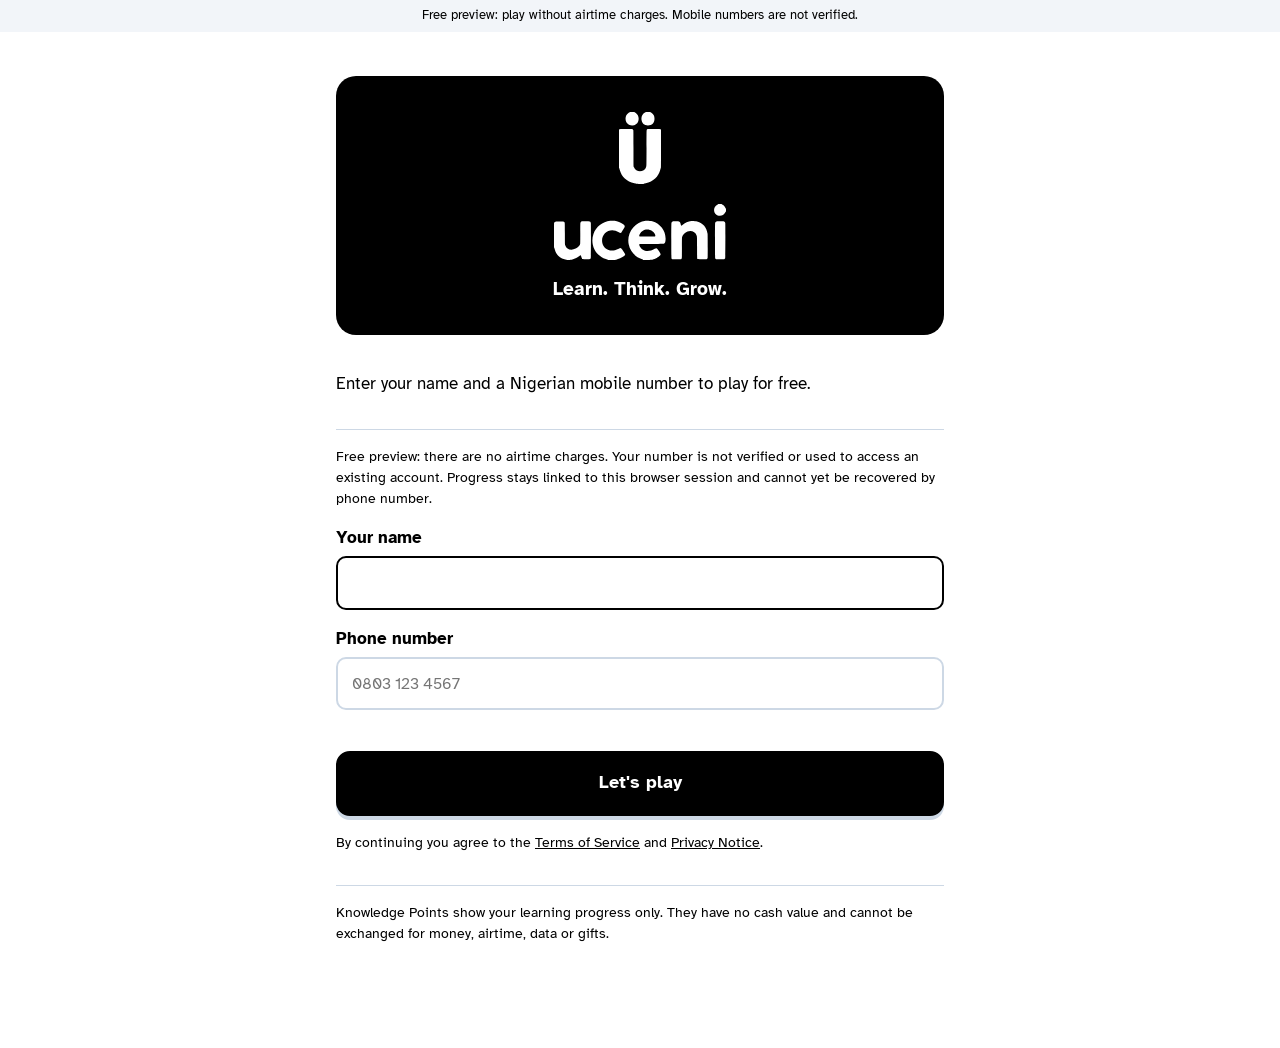
<file: index.html>
<!DOCTYPE html>
<html lang="en">
<head>
<meta charset="utf-8">
<meta name="viewport" content="width=device-width, initial-scale=1, viewport-fit=cover">
<title>Uceni Games | The Gamified Learning Experience</title>
<meta name="description" content="The Gamified Learning Experience: daily learning quests, badges, avatars, subject mastery, friendly quiz challenges and free educational trivia.">
<meta name="theme-color" content="#132554">
<meta name="apple-mobile-web-app-capable" content="yes">
<meta name="apple-mobile-web-app-status-bar-style" content="default">
<meta name="apple-mobile-web-app-title" content="Uceni Games">
<meta name="mobile-web-app-capable" content="yes">
<meta name="color-scheme" content="light dark">
<link rel="icon" href="/favicon.svg" type="image/svg+xml">
<link rel="manifest" href="/manifest.webmanifest">
<link rel="preconnect" href="https://fonts.googleapis.com">
<link rel="preconnect" href="https://fonts.gstatic.com" crossorigin>
<link href="https://fonts.googleapis.com/css2?family=Atkinson+Hyperlegible:wght@400;700&display=swap" rel="stylesheet">
<link rel="stylesheet" href="/css/app.css">
</head>
<body>
<div class="banner" id="banner" hidden role="note">Free preview: play without airtime charges. Mobile numbers are not verified.</div>
<header class="topbar" id="topbar" hidden>
  <button class="back" id="backbtn" data-act="back" aria-label="Back" hidden><svg viewBox="0 0 24 24" aria-hidden="true" fill="none" stroke="currentColor" stroke-width="2.5" stroke-linecap="round" stroke-linejoin="round"><path d="M15 5l-7 7 7 7"/></svg></button>
  <img class="logo-dark" src="/assets/uceni-wordmark.svg" alt="uceni">
  <img class="logo-light" src="/assets/uceni-wordmark-white.svg" alt="uceni">
  <span id="toponline"></span>
</header>
<div id="connection-notice" class="connection-notice" role="status" aria-live="polite" hidden>You're offline. Reconnect to play or save progress.</div>
<main class="wrap" id="app" tabindex="-1"><div class="loading">Loading</div></main>
<nav class="tabs" id="tabs" hidden aria-label="Main">
  <div class="in">
    <button data-go="home">Play</button>
    <button data-go="progress">Progress</button>
    <button data-go="board">Board</button>
    <button data-go="account">Account</button>
  </div>
</nav>
<script src="/js/config.js"></script>
<script src="/js/badge-share.js"></script>
<script src="/js/app.js"></script>
</body>
</html>
</file>
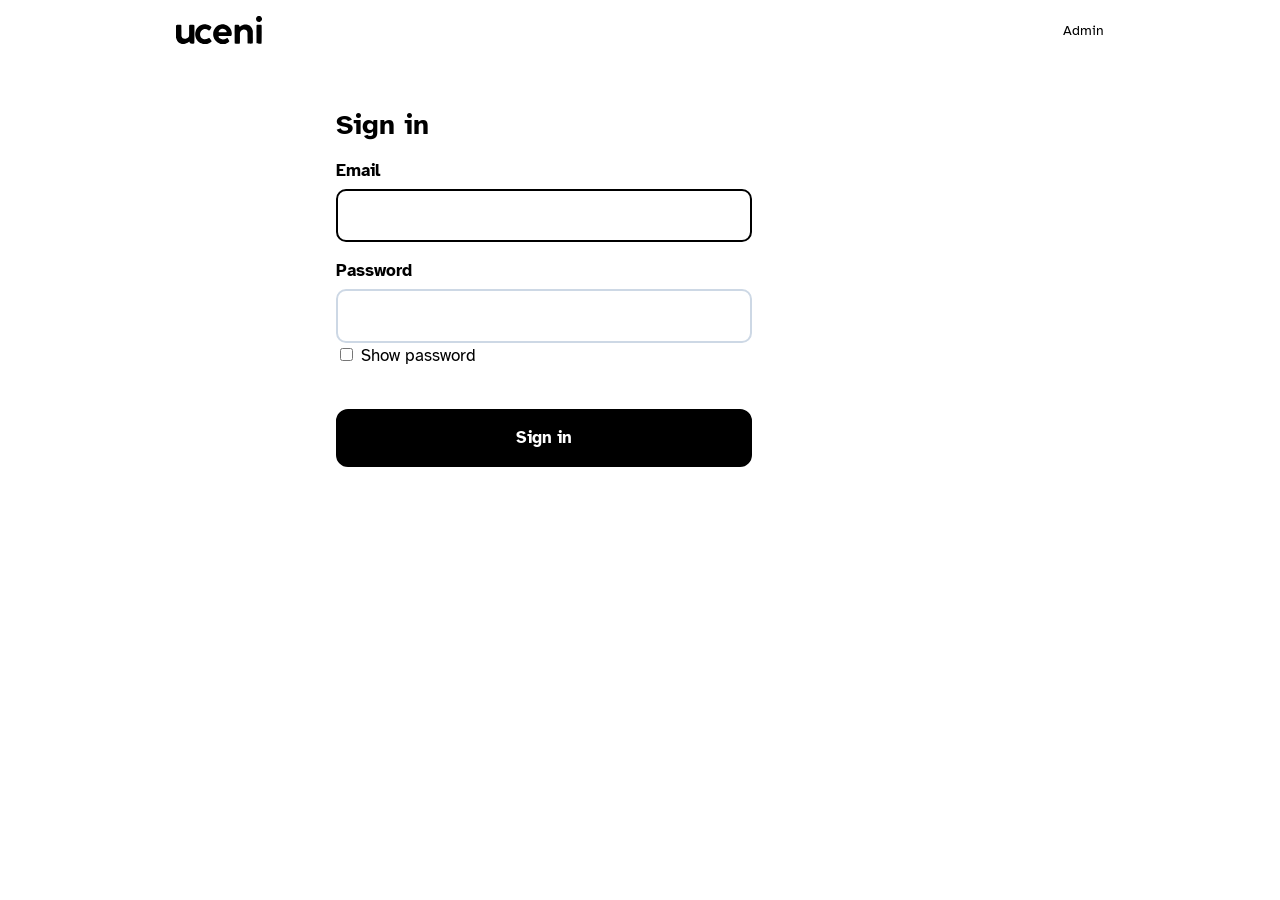
<file: admin/index.html>
<!DOCTYPE html>
<html lang="en">
<head>
<meta charset="utf-8">
<meta name="viewport" content="width=device-width, initial-scale=1, viewport-fit=cover">
<meta name="robots" content="noindex, nofollow">
<title>Uceni Admin</title>
<link rel="icon" href="/favicon.svg" type="image/svg+xml">
<link rel="preconnect" href="https://fonts.googleapis.com">
<link rel="preconnect" href="https://fonts.gstatic.com" crossorigin>
<link href="https://fonts.googleapis.com/css2?family=Atkinson+Hyperlegible:wght@400;700&display=swap" rel="stylesheet">
<link rel="stylesheet" href="/css/app.css">
<style>
  .wrap{max-width:64rem;padding-bottom:4rem}
  .topbar{max-width:64rem}
  .adnav{display:flex;flex-wrap:wrap;gap:.25rem 1.25rem;border-bottom:1px solid var(--line);margin:1rem 0 1.5rem}
  .adnav button{background:none;border:0;padding:.7rem 0;cursor:pointer;border-bottom:3px solid transparent}
  .adnav button[aria-current="page"]{font-weight:700;border-bottom-color:var(--ink)}
  .cards{display:grid;grid-template-columns:repeat(auto-fit,minmax(11rem,1fr));gap:1rem;margin:1rem 0}
  .card{border:1px solid var(--line);border-radius:12px;padding:1rem}
  .card b{display:block;font-size:1.7rem;line-height:1.1}
  .tbl{overflow-x:auto;margin:.75rem 0 1.5rem}
  table{border-collapse:collapse;width:100%;font-size:.95rem}
  th,td{border-bottom:1px solid var(--line);padding:.55rem .5rem;text-align:left;vertical-align:top}
  th{font-weight:700;white-space:nowrap}
  td.n,th.n{text-align:right}
  .filters{display:flex;flex-wrap:wrap;gap:.6rem;align-items:end;margin-bottom:1rem}
  .filters select,.filters input{padding:.6rem .7rem;border:2px solid var(--line);border-radius:10px;background:var(--paper)}
  .btn.sm{display:inline-block;width:auto;padding:.5rem .9rem;font-size:.9rem;border-radius:10px}
  .qitem{border:1px solid var(--line);border-radius:12px;padding:1rem;margin-bottom:.75rem}
  .qitem .meta{display:flex;flex-wrap:wrap;gap:.5rem 1rem;font-size:.85rem;margin-bottom:.35rem}
  .qitem ol{margin:.5rem 0;padding-left:1.4rem}
  .qitem .ok{font-weight:700;color:var(--good)}
  .pill{display:inline-block;border:1px solid var(--ink);border-radius:999px;padding:0 .55rem;font-size:.8rem}
  .actions{display:flex;flex-wrap:wrap;gap:.5rem;margin-top:.6rem}
  .grid2{display:grid;grid-template-columns:1fr 1fr;gap:.75rem}
  @media (max-width:40rem){.grid2{grid-template-columns:1fr}}
  select.field-sel{width:100%;padding:.8rem .9rem;border:2px solid var(--line);border-radius:10px;background:var(--paper)}
</style>
</head>
<body>
<header class="topbar">
  <img class="logo-dark" src="/assets/uceni-wordmark.svg" alt="uceni">
  <img class="logo-light" src="/assets/uceni-wordmark-white.svg" alt="uceni">
  <span class="small">Admin</span>
</header>
<main class="wrap" id="app"><div class="loading">Loading</div></main>
<script src="/js/config.js"></script>
<script src="/admin/admin.js"></script>
</body>
</html>
</file>
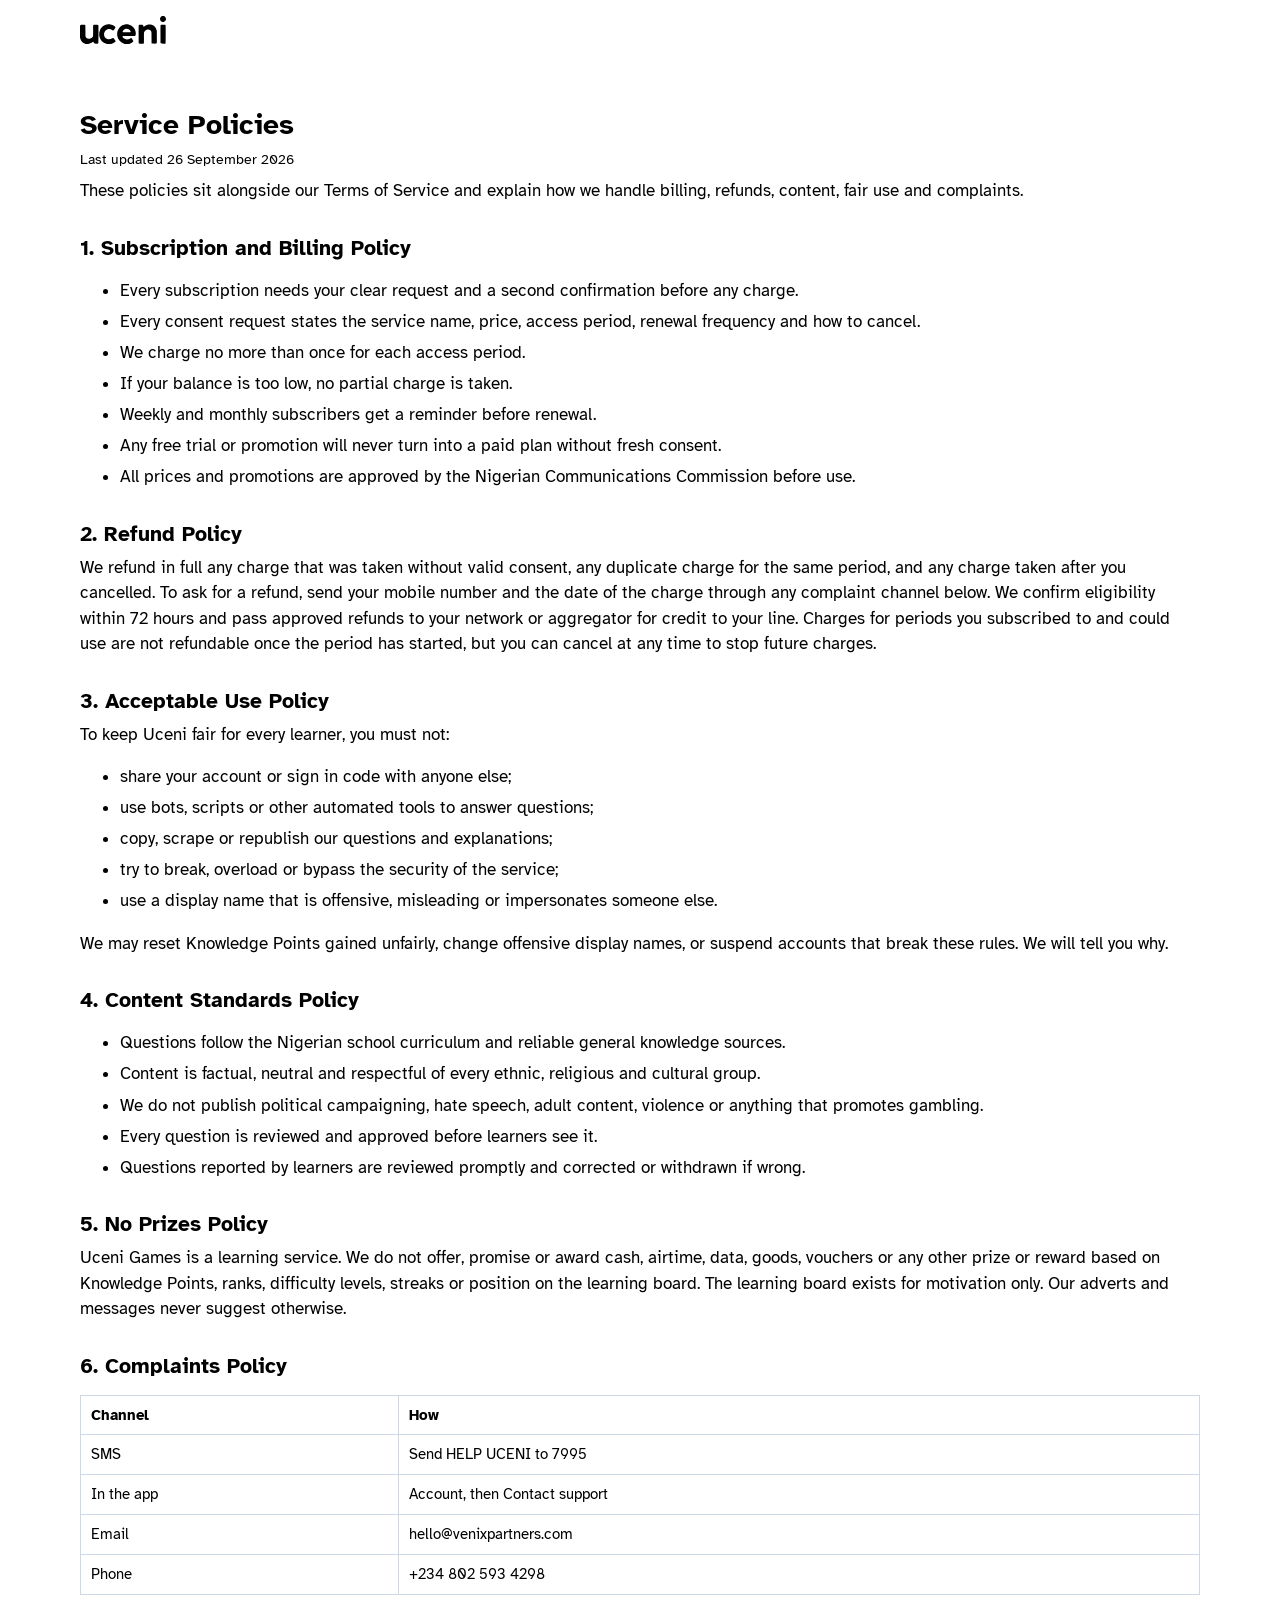
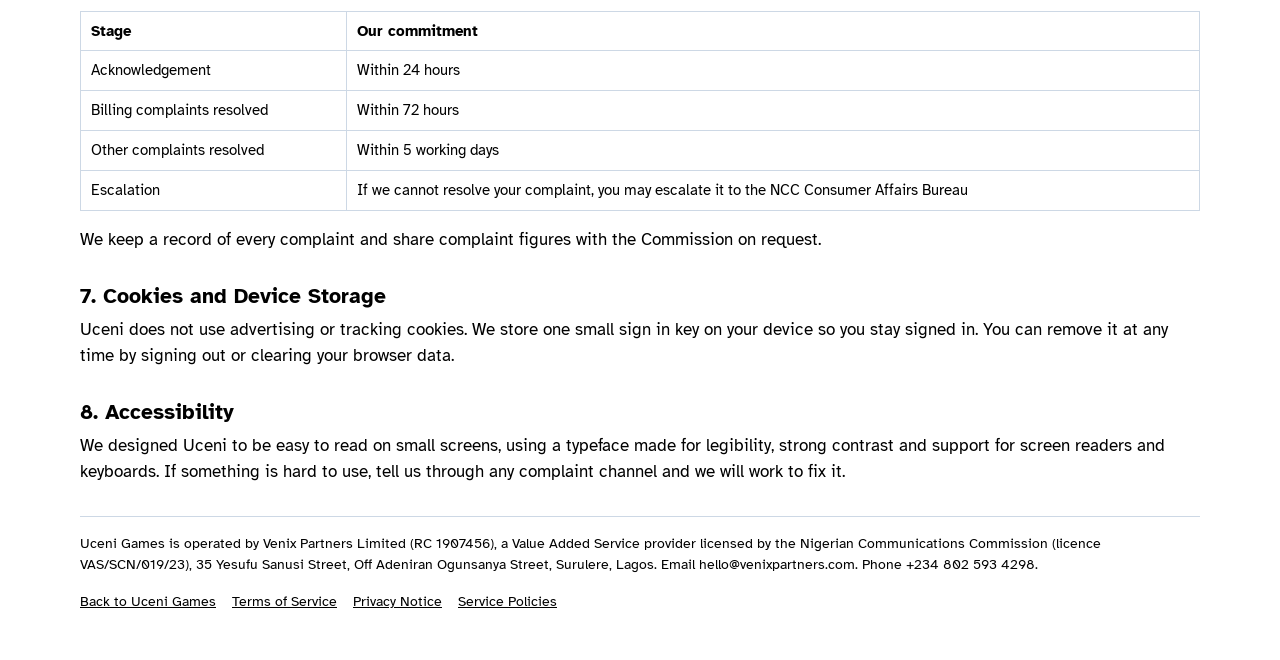
<file: legal/policies.html>
<!DOCTYPE html>
<html lang="en">
<head>
<meta charset="utf-8">
<meta name="viewport" content="width=device-width, initial-scale=1, viewport-fit=cover">
<title>Service Policies | Uceni Games</title>
<link rel="icon" href="/favicon.svg" type="image/svg+xml">
<link rel="preconnect" href="https://fonts.googleapis.com">
<link rel="preconnect" href="https://fonts.gstatic.com" crossorigin>
<link href="https://fonts.googleapis.com/css2?family=Atkinson+Hyperlegible:wght@400;700&display=swap" rel="stylesheet">
<link rel="stylesheet" href="/css/app.css">
</head>
<body class="legal">
<header class="topbar"><a href="/"><img class="logo-dark" src="/assets/uceni-wordmark.svg" alt="uceni"><img class="logo-light" src="/assets/uceni-wordmark-white.svg" alt="uceni"></a></header>
<main class="wrap">
<h1>Service Policies</h1>
<p class="small">Last updated 26 September 2026</p>

<p>These policies sit alongside our Terms of Service and explain how we handle billing, refunds, content, fair use and complaints.</p>

<h2 id="billing">1. Subscription and Billing Policy</h2>
<ul>
<li>Every subscription needs your clear request and a second confirmation before any charge.</li>
<li>Every consent request states the service name, price, access period, renewal frequency and how to cancel.</li>
<li>We charge no more than once for each access period.</li>
<li>If your balance is too low, no partial charge is taken.</li>
<li>Weekly and monthly subscribers get a reminder before renewal.</li>
<li>Any free trial or promotion will never turn into a paid plan without fresh consent.</li>
<li>All prices and promotions are approved by the Nigerian Communications Commission before use.</li>
</ul>

<h2 id="refunds">2. Refund Policy</h2>
<p>We refund in full any charge that was taken without valid consent, any duplicate charge for the same period, and any charge taken after you cancelled. To ask for a refund, send your mobile number and the date of the charge through any complaint channel below. We confirm eligibility within 72 hours and pass approved refunds to your network or aggregator for credit to your line. Charges for periods you subscribed to and could use are not refundable once the period has started, but you can cancel at any time to stop future charges.</p>

<h2 id="acceptable-use">3. Acceptable Use Policy</h2>
<p>To keep Uceni fair for every learner, you must not:</p>
<ul>
<li>share your account or sign in code with anyone else;</li>
<li>use bots, scripts or other automated tools to answer questions;</li>
<li>copy, scrape or republish our questions and explanations;</li>
<li>try to break, overload or bypass the security of the service;</li>
<li>use a display name that is offensive, misleading or impersonates someone else.</li>
</ul>
<p>We may reset Knowledge Points gained unfairly, change offensive display names, or suspend accounts that break these rules. We will tell you why.</p>

<h2 id="content">4. Content Standards Policy</h2>
<ul>
<li>Questions follow the Nigerian school curriculum and reliable general knowledge sources.</li>
<li>Content is factual, neutral and respectful of every ethnic, religious and cultural group.</li>
<li>We do not publish political campaigning, hate speech, adult content, violence or anything that promotes gambling.</li>
<li>Every question is reviewed and approved before learners see it.</li>
<li>Questions reported by learners are reviewed promptly and corrected or withdrawn if wrong.</li>
</ul>

<h2 id="no-rewards">5. No Prizes Policy</h2>
<p>Uceni Games is a learning service. We do not offer, promise or award cash, airtime, data, goods, vouchers or any other prize or reward based on Knowledge Points, ranks, difficulty levels, streaks or position on the learning board. The learning board exists for motivation only. Our adverts and messages never suggest otherwise.</p>

<h2 id="complaints">6. Complaints Policy</h2>
<table><thead><tr><th>Channel</th><th>How</th></tr></thead><tbody>
<tr><td>SMS</td><td>Send HELP UCENI to 7995</td></tr>
<tr><td>In the app</td><td>Account, then Contact support</td></tr>
<tr><td>Email</td><td>hello@venixpartners.com</td></tr>
<tr><td>Phone</td><td>+234 802 593 4298</td></tr>
</tbody></table>
<table><thead><tr><th>Stage</th><th>Our commitment</th></tr></thead><tbody>
<tr><td>Acknowledgement</td><td>Within 24 hours</td></tr>
<tr><td>Billing complaints resolved</td><td>Within 72 hours</td></tr>
<tr><td>Other complaints resolved</td><td>Within 5 working days</td></tr>
<tr><td>Escalation</td><td>If we cannot resolve your complaint, you may escalate it to the NCC Consumer Affairs Bureau</td></tr>
</tbody></table>
<p>We keep a record of every complaint and share complaint figures with the Commission on request.</p>

<h2 id="cookies">7. Cookies and Device Storage</h2>
<p>Uceni does not use advertising or tracking cookies. We store one small sign in key on your device so you stay signed in. You can remove it at any time by signing out or clearing your browser data.</p>

<h2 id="accessibility">8. Accessibility</h2>
<p>We designed Uceni to be easy to read on small screens, using a typeface made for legibility, strong contrast and support for screen readers and keyboards. If something is hard to use, tell us through any complaint channel and we will work to fix it.</p>
<p class="note">Uceni Games is operated by Venix Partners Limited (RC 1907456), a Value Added Service provider licensed by the Nigerian Communications Commission (licence VAS/SCN/019/23), 35 Yesufu Sanusi Street, Off Adeniran Ogunsanya Street, Surulere, Lagos. Email hello@venixpartners.com. Phone +234 802 593 4298.</p>
<div class="links"><a href="/">Back to Uceni Games</a><a href="/legal/terms.html">Terms of Service</a><a href="/legal/privacy.html">Privacy Notice</a><a href="/legal/policies.html">Service Policies</a></div>
</main>
</body>
</html>
</file>
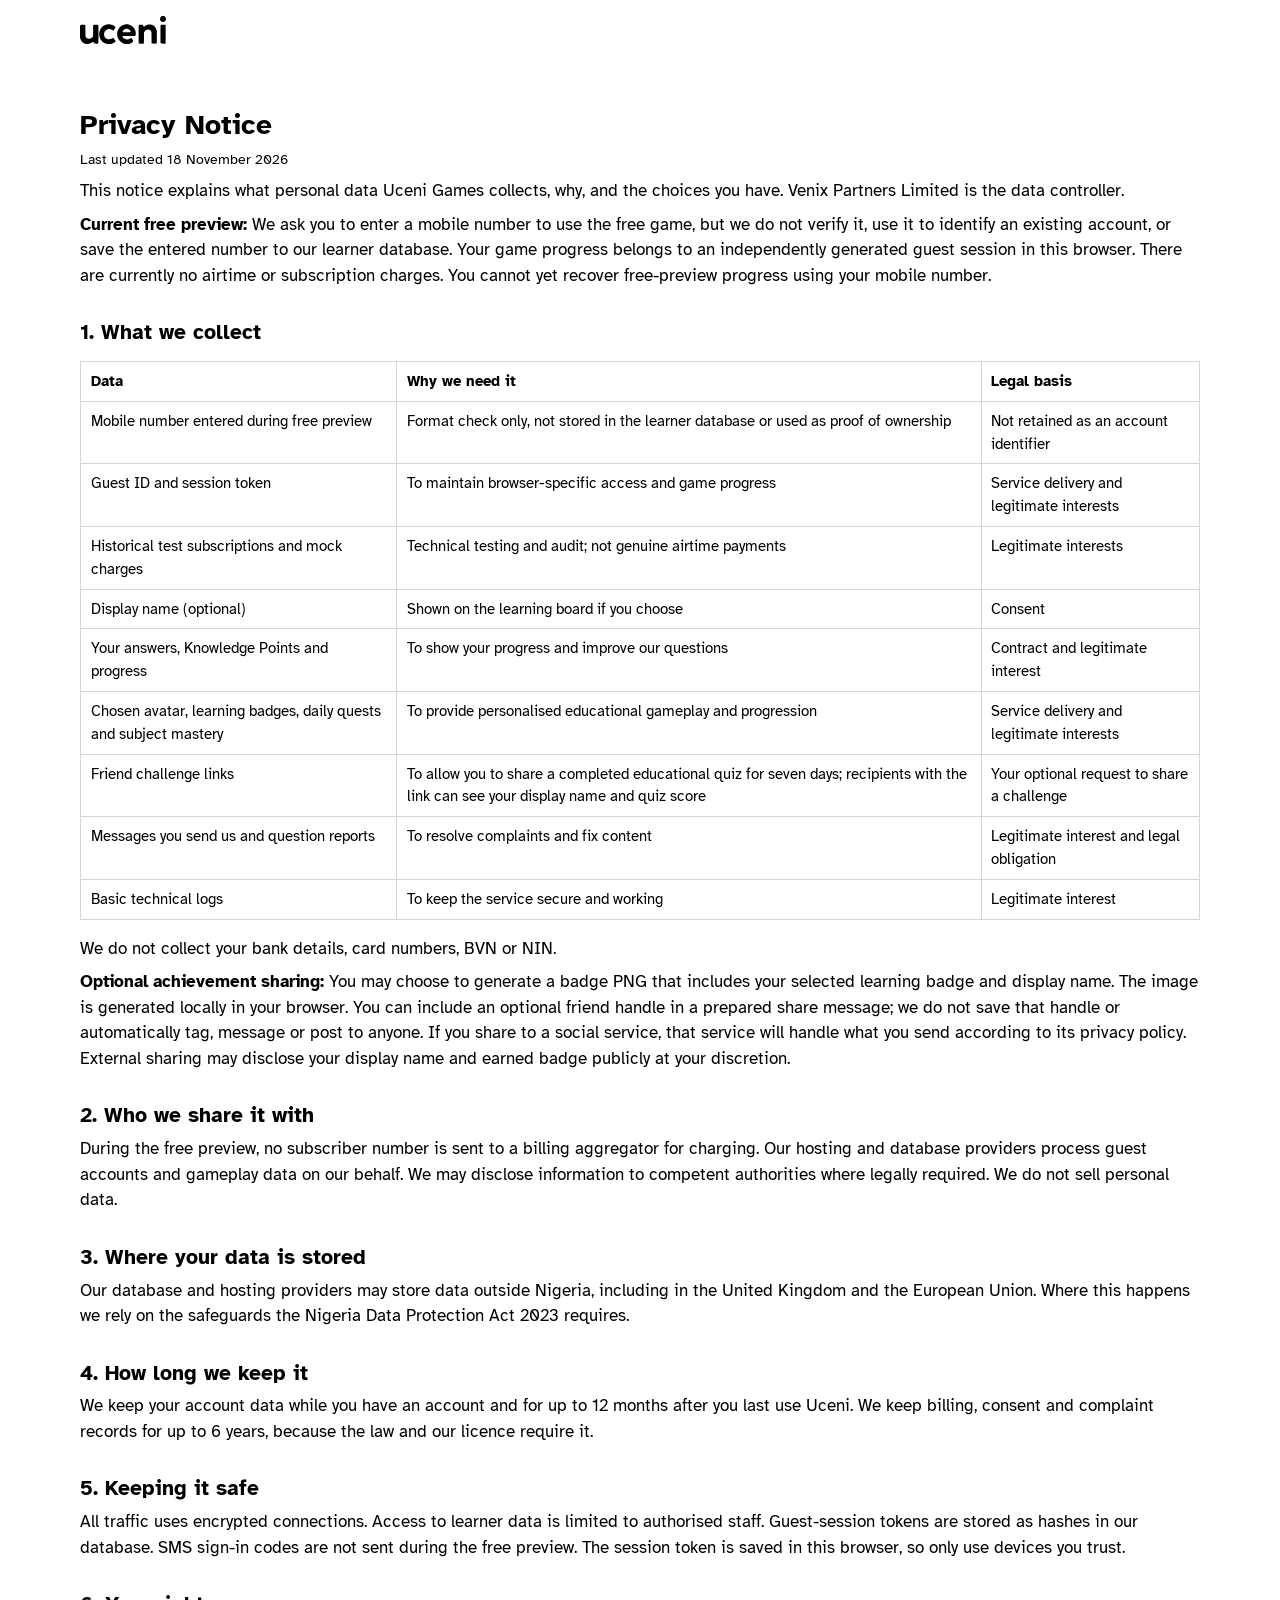
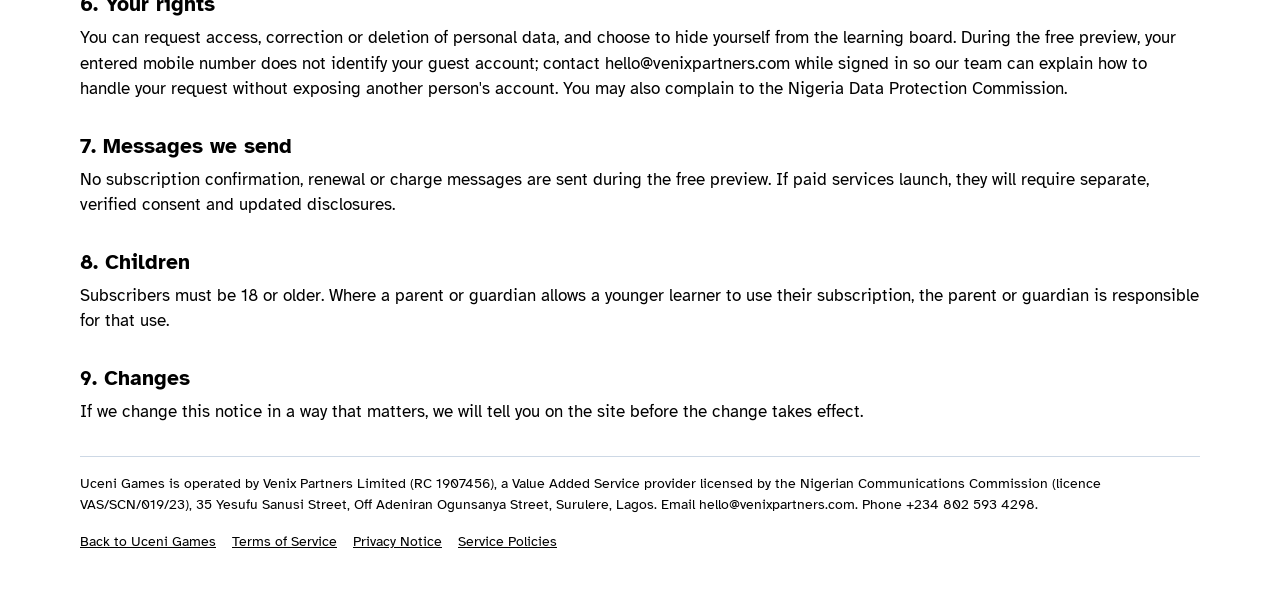
<file: legal/privacy.html>
<!DOCTYPE html>
<html lang="en">
<head>
<meta charset="utf-8">
<meta name="viewport" content="width=device-width, initial-scale=1, viewport-fit=cover">
<title>Privacy Notice | Uceni Games</title>
<link rel="icon" href="/favicon.svg" type="image/svg+xml">
<link rel="preconnect" href="https://fonts.googleapis.com">
<link rel="preconnect" href="https://fonts.gstatic.com" crossorigin>
<link href="https://fonts.googleapis.com/css2?family=Atkinson+Hyperlegible:wght@400;700&display=swap" rel="stylesheet">
<link rel="stylesheet" href="/css/app.css">
</head>
<body class="legal">
<header class="topbar"><a href="/"><img class="logo-dark" src="/assets/uceni-wordmark.svg" alt="uceni"><img class="logo-light" src="/assets/uceni-wordmark-white.svg" alt="uceni"></a></header>
<main class="wrap">
<h1>Privacy Notice</h1>
<p class="small">Last updated 18 November 2026</p>

<p>This notice explains what personal data Uceni Games collects, why, and the choices you have. Venix Partners Limited is the data controller.</p>
<p><strong>Current free preview:</strong> We ask you to enter a mobile number to use the free game, but we do not verify it, use it to identify an existing account, or save the entered number to our learner database. Your game progress belongs to an independently generated guest session in this browser. There are currently no airtime or subscription charges. You cannot yet recover free-preview progress using your mobile number.</p>

<h2>1. What we collect</h2>
<table><thead><tr><th>Data</th><th>Why we need it</th><th>Legal basis</th></tr></thead><tbody>
<tr><td>Mobile number entered during free preview</td><td>Format check only, not stored in the learner database or used as proof of ownership</td><td>Not retained as an account identifier</td></tr>
<tr><td>Guest ID and session token</td><td>To maintain browser-specific access and game progress</td><td>Service delivery and legitimate interests</td></tr>
<tr><td>Historical test subscriptions and mock charges</td><td>Technical testing and audit; not genuine airtime payments</td><td>Legitimate interests</td></tr>
<tr><td>Display name (optional)</td><td>Shown on the learning board if you choose</td><td>Consent</td></tr>
<tr><td>Your answers, Knowledge Points and progress</td><td>To show your progress and improve our questions</td><td>Contract and legitimate interest</td></tr>
<tr><td>Chosen avatar, learning badges, daily quests and subject mastery</td><td>To provide personalised educational gameplay and progression</td><td>Service delivery and legitimate interests</td></tr>
<tr><td>Friend challenge links</td><td>To allow you to share a completed educational quiz for seven days; recipients with the link can see your display name and quiz score</td><td>Your optional request to share a challenge</td></tr>
<tr><td>Messages you send us and question reports</td><td>To resolve complaints and fix content</td><td>Legitimate interest and legal obligation</td></tr>
<tr><td>Basic technical logs</td><td>To keep the service secure and working</td><td>Legitimate interest</td></tr>
</tbody></table>
<p>We do not collect your bank details, card numbers, BVN or NIN.</p>

<p><strong>Optional achievement sharing:</strong> You may choose to generate a badge PNG that includes your selected learning badge and display name. The image is generated locally in your browser. You can include an optional friend handle in a prepared share message; we do not save that handle or automatically tag, message or post to anyone. If you share to a social service, that service will handle what you send according to its privacy policy. External sharing may disclose your display name and earned badge publicly at your discretion.</p>
<h2>2. Who we share it with</h2>
<p>During the free preview, no subscriber number is sent to a billing aggregator for charging. Our hosting and database providers process guest accounts and gameplay data on our behalf. We may disclose information to competent authorities where legally required. We do not sell personal data.</p>

<h2>3. Where your data is stored</h2>
<p>Our database and hosting providers may store data outside Nigeria, including in the United Kingdom and the European Union. Where this happens we rely on the safeguards the Nigeria Data Protection Act 2023 requires.</p>

<h2>4. How long we keep it</h2>
<p>We keep your account data while you have an account and for up to 12 months after you last use Uceni. We keep billing, consent and complaint records for up to 6 years, because the law and our licence require it.</p>

<h2>5. Keeping it safe</h2>
<p>All traffic uses encrypted connections. Access to learner data is limited to authorised staff. Guest-session tokens are stored as hashes in our database. SMS sign-in codes are not sent during the free preview. The session token is saved in this browser, so only use devices you trust.</p>

<h2>6. Your rights</h2>
<p>You can request access, correction or deletion of personal data, and choose to hide yourself from the learning board. During the free preview, your entered mobile number does not identify your guest account; contact hello@venixpartners.com while signed in so our team can explain how to handle your request without exposing another person's account. You may also complain to the Nigeria Data Protection Commission.</p>

<h2>7. Messages we send</h2>
<p>No subscription confirmation, renewal or charge messages are sent during the free preview. If paid services launch, they will require separate, verified consent and updated disclosures.</p>

<h2>8. Children</h2>
<p>Subscribers must be 18 or older. Where a parent or guardian allows a younger learner to use their subscription, the parent or guardian is responsible for that use.</p>

<h2>9. Changes</h2>
<p>If we change this notice in a way that matters, we will tell you on the site before the change takes effect.</p>
<p class="note">Uceni Games is operated by Venix Partners Limited (RC 1907456), a Value Added Service provider licensed by the Nigerian Communications Commission (licence VAS/SCN/019/23), 35 Yesufu Sanusi Street, Off Adeniran Ogunsanya Street, Surulere, Lagos. Email hello@venixpartners.com. Phone +234 802 593 4298.</p>
<div class="links"><a href="/">Back to Uceni Games</a><a href="/legal/terms.html">Terms of Service</a><a href="/legal/privacy.html">Privacy Notice</a><a href="/legal/policies.html">Service Policies</a></div>
</main>
</body>
</html>
</file>
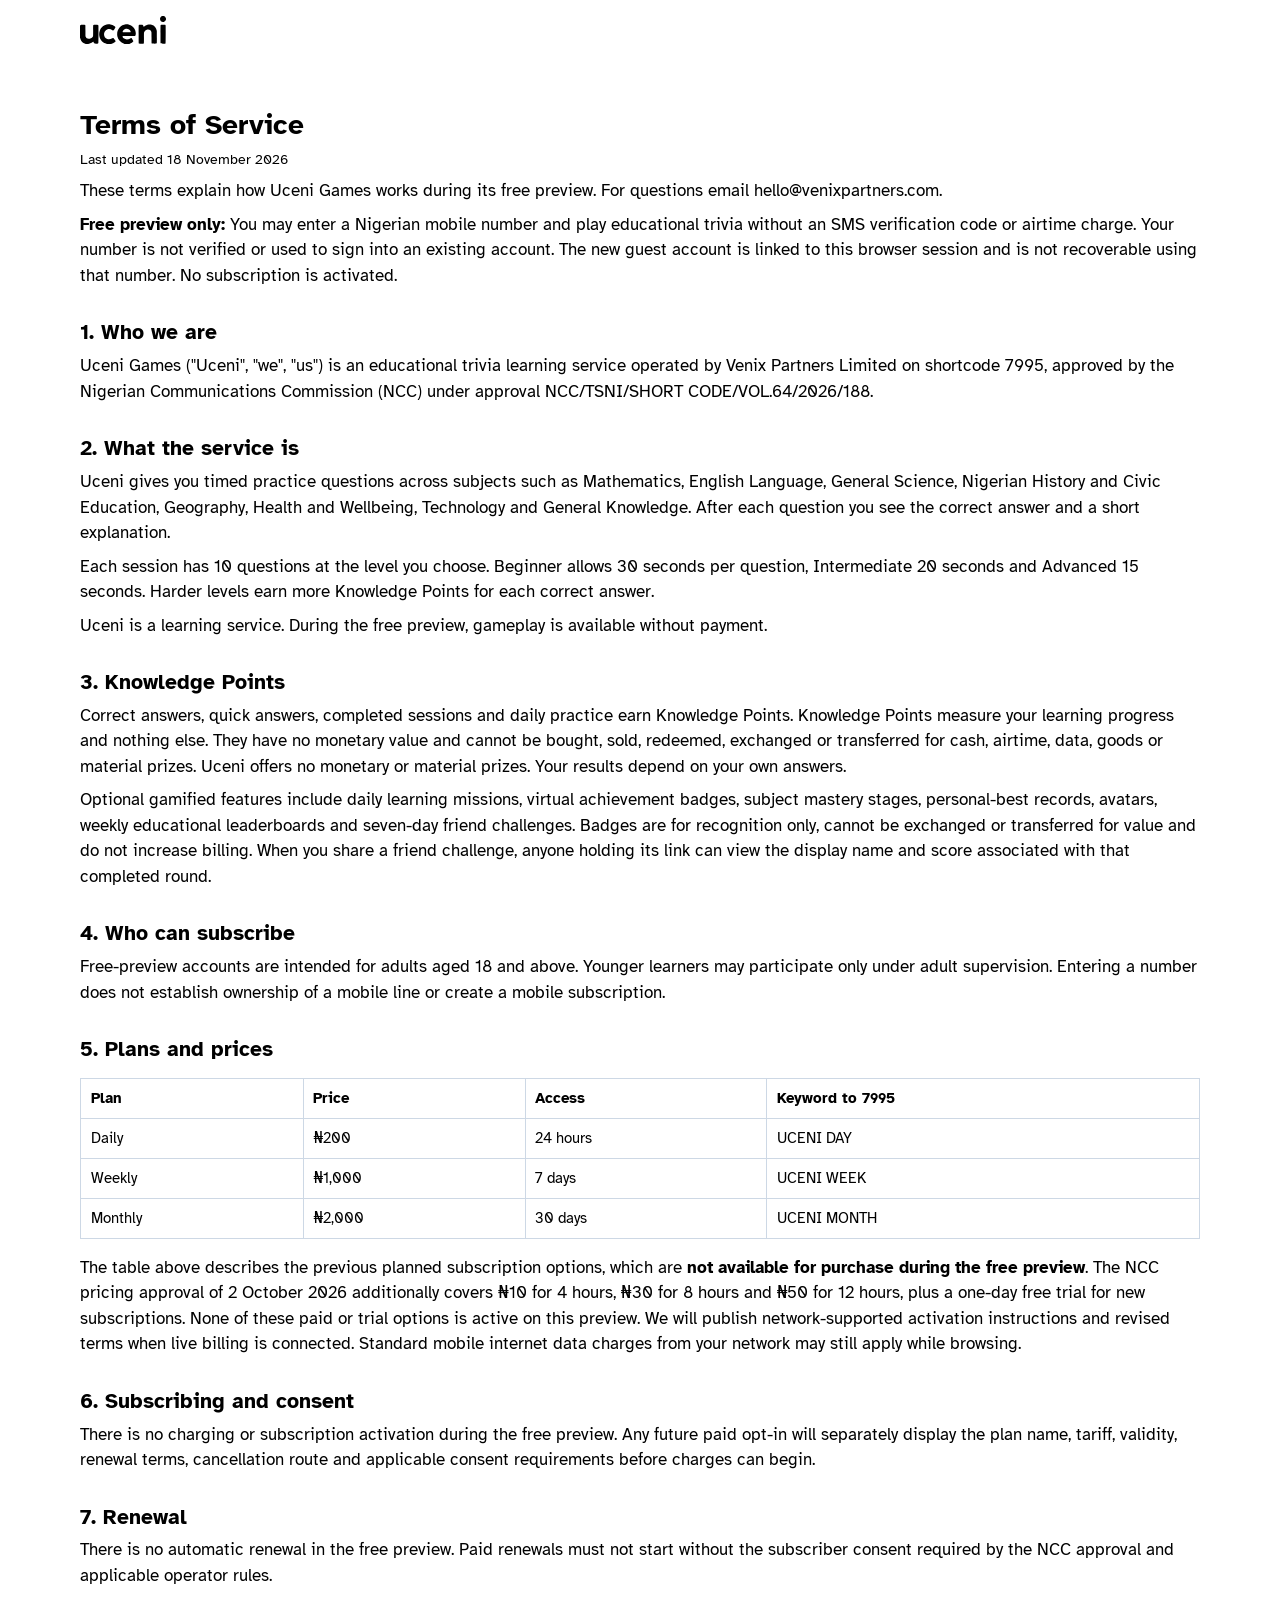
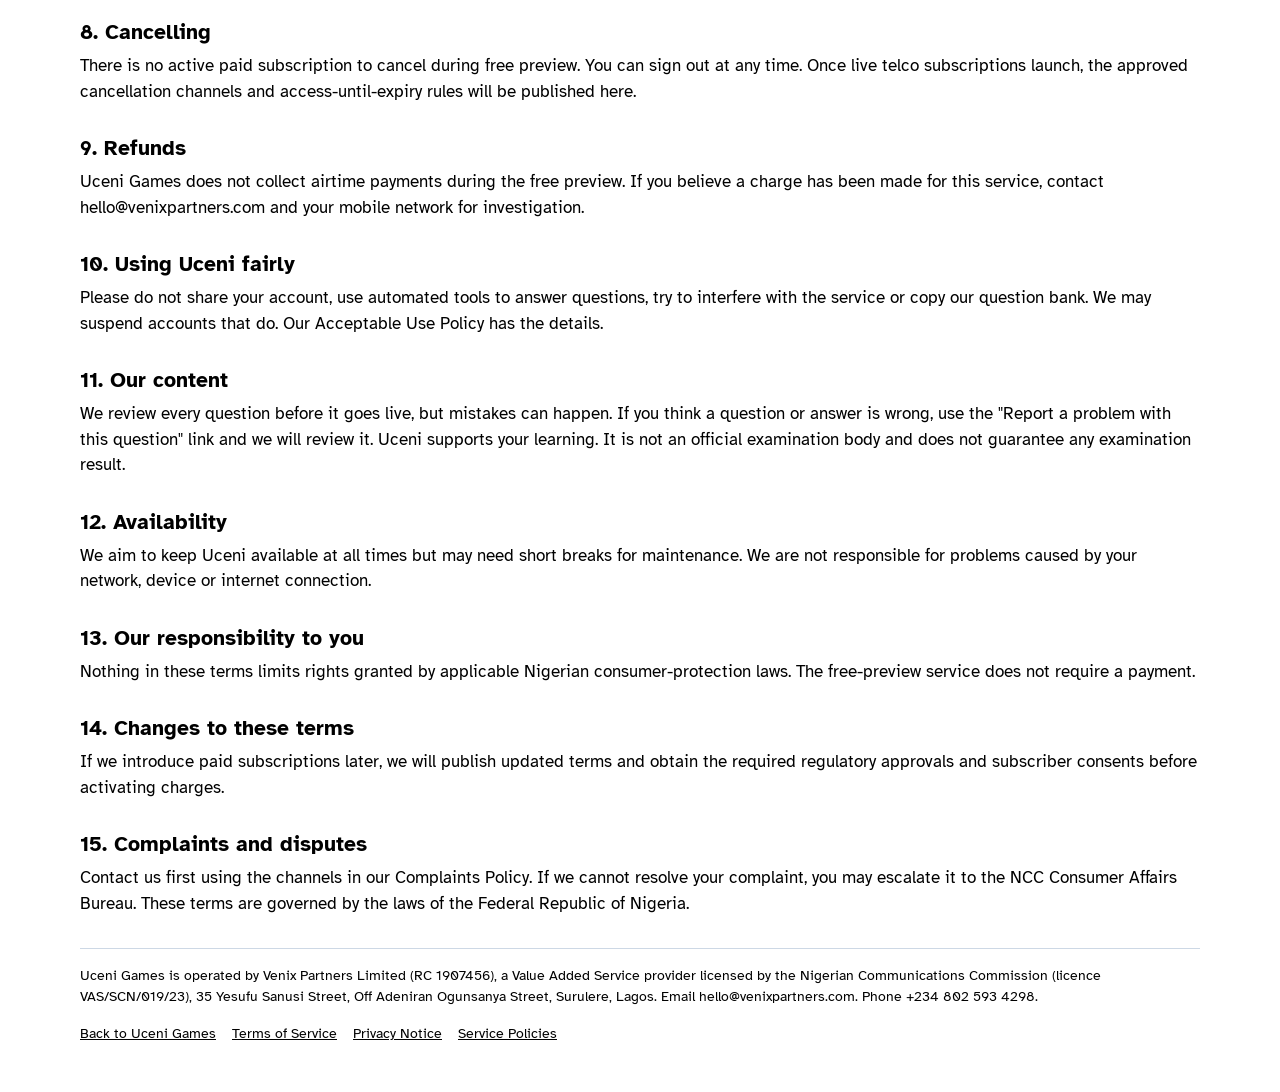
<file: legal/terms.html>
<!DOCTYPE html>
<html lang="en">
<head>
<meta charset="utf-8">
<meta name="viewport" content="width=device-width, initial-scale=1, viewport-fit=cover">
<title>Terms of Service | Uceni Games</title>
<link rel="icon" href="/favicon.svg" type="image/svg+xml">
<link rel="preconnect" href="https://fonts.googleapis.com">
<link rel="preconnect" href="https://fonts.gstatic.com" crossorigin>
<link href="https://fonts.googleapis.com/css2?family=Atkinson+Hyperlegible:wght@400;700&display=swap" rel="stylesheet">
<link rel="stylesheet" href="/css/app.css">
</head>
<body class="legal">
<header class="topbar"><a href="/"><img class="logo-dark" src="/assets/uceni-wordmark.svg" alt="uceni"><img class="logo-light" src="/assets/uceni-wordmark-white.svg" alt="uceni"></a></header>
<main class="wrap">
<h1>Terms of Service</h1>
<p class="small">Last updated 18 November 2026</p>

<p>These terms explain how Uceni Games works during its free preview. For questions email hello@venixpartners.com.</p>
<p><strong>Free preview only:</strong> You may enter a Nigerian mobile number and play educational trivia without an SMS verification code or airtime charge. Your number is not verified or used to sign into an existing account. The new guest account is linked to this browser session and is not recoverable using that number. No subscription is activated.</p>

<h2>1. Who we are</h2>
<p>Uceni Games ("Uceni", "we", "us") is an educational trivia learning service operated by Venix Partners Limited on shortcode 7995, approved by the Nigerian Communications Commission (NCC) under approval NCC/TSNI/SHORT CODE/VOL.64/2026/188.</p>

<h2>2. What the service is</h2>
<p>Uceni gives you timed practice questions across subjects such as Mathematics, English Language, General Science, Nigerian History and Civic Education, Geography, Health and Wellbeing, Technology and General Knowledge. After each question you see the correct answer and a short explanation.</p>
<p>Each session has 10 questions at the level you choose. Beginner allows 30 seconds per question, Intermediate 20 seconds and Advanced 15 seconds. Harder levels earn more Knowledge Points for each correct answer.</p>
<p>Uceni is a learning service. During the free preview, gameplay is available without payment.</p>

<h2>3. Knowledge Points</h2>
<p>Correct answers, quick answers, completed sessions and daily practice earn Knowledge Points. Knowledge Points measure your learning progress and nothing else. They have no monetary value and cannot be bought, sold, redeemed, exchanged or transferred for cash, airtime, data, goods or material prizes. Uceni offers no monetary or material prizes. Your results depend on your own answers.</p>
<p>Optional gamified features include daily learning missions, virtual achievement badges, subject mastery stages, personal-best records, avatars, weekly educational leaderboards and seven-day friend challenges. Badges are for recognition only, cannot be exchanged or transferred for value and do not increase billing. When you share a friend challenge, anyone holding its link can view the display name and score associated with that completed round.</p>

<h2>4. Who can subscribe</h2>
<p>Free-preview accounts are intended for adults aged 18 and above. Younger learners may participate only under adult supervision. Entering a number does not establish ownership of a mobile line or create a mobile subscription.</p>

<h2>5. Plans and prices</h2>
<table><thead><tr><th>Plan</th><th>Price</th><th>Access</th><th>Keyword to 7995</th></tr></thead>
<tbody><tr><td>Daily</td><td>₦200</td><td>24 hours</td><td>UCENI DAY</td></tr>
<tr><td>Weekly</td><td>₦1,000</td><td>7 days</td><td>UCENI WEEK</td></tr>
<tr><td>Monthly</td><td>₦2,000</td><td>30 days</td><td>UCENI MONTH</td></tr></tbody></table>
<p>The table above describes the previous planned subscription options, which are <strong>not available for purchase during the free preview</strong>. The NCC pricing approval of 2 October 2026 additionally covers ₦10 for 4 hours, ₦30 for 8 hours and ₦50 for 12 hours, plus a one-day free trial for new subscriptions. None of these paid or trial options is active on this preview. We will publish network-supported activation instructions and revised terms when live billing is connected. Standard mobile internet data charges from your network may still apply while browsing.</p>

<h2>6. Subscribing and consent</h2>
<p>There is no charging or subscription activation during the free preview. Any future paid opt-in will separately display the plan name, tariff, validity, renewal terms, cancellation route and applicable consent requirements before charges can begin.</p>

<h2>7. Renewal</h2>
<p>There is no automatic renewal in the free preview. Paid renewals must not start without the subscriber consent required by the NCC approval and applicable operator rules.</p>

<h2>8. Cancelling</h2>
<p>There is no active paid subscription to cancel during free preview. You can sign out at any time. Once live telco subscriptions launch, the approved cancellation channels and access-until-expiry rules will be published here.</p>

<h2>9. Refunds</h2>
<p>Uceni Games does not collect airtime payments during the free preview. If you believe a charge has been made for this service, contact hello@venixpartners.com and your mobile network for investigation.</p>

<h2>10. Using Uceni fairly</h2>
<p>Please do not share your account, use automated tools to answer questions, try to interfere with the service or copy our question bank. We may suspend accounts that do. Our Acceptable Use Policy has the details.</p>

<h2>11. Our content</h2>
<p>We review every question before it goes live, but mistakes can happen. If you think a question or answer is wrong, use the "Report a problem with this question" link and we will review it. Uceni supports your learning. It is not an official examination body and does not guarantee any examination result.</p>

<h2>12. Availability</h2>
<p>We aim to keep Uceni available at all times but may need short breaks for maintenance. We are not responsible for problems caused by your network, device or internet connection.</p>

<h2>13. Our responsibility to you</h2>
<p>Nothing in these terms limits rights granted by applicable Nigerian consumer-protection laws. The free-preview service does not require a payment.</p>

<h2>14. Changes to these terms</h2>
<p>If we introduce paid subscriptions later, we will publish updated terms and obtain the required regulatory approvals and subscriber consents before activating charges.</p>

<h2>15. Complaints and disputes</h2>
<p>Contact us first using the channels in our Complaints Policy. If we cannot resolve your complaint, you may escalate it to the NCC Consumer Affairs Bureau. These terms are governed by the laws of the Federal Republic of Nigeria.</p>
<p class="note">Uceni Games is operated by Venix Partners Limited (RC 1907456), a Value Added Service provider licensed by the Nigerian Communications Commission (licence VAS/SCN/019/23), 35 Yesufu Sanusi Street, Off Adeniran Ogunsanya Street, Surulere, Lagos. Email hello@venixpartners.com. Phone +234 802 593 4298.</p>
<div class="links"><a href="/">Back to Uceni Games</a><a href="/legal/terms.html">Terms of Service</a><a href="/legal/privacy.html">Privacy Notice</a><a href="/legal/policies.html">Service Policies</a></div>
</main>
</body>
</html>
</file>
<file: css/app.css>
/* Uceni Games. Colours, type and components follow the Uceni Brand Guidelines. */
:root{
  --ink:#000000; --paper:#ffffff; --line:#cdd8e5; --soft:#f2f5f9;
  --good:#1a7a3a; --bad:#c21c2d; --margin:#e2a1a1; --onfill:#ffffff; --blue:#cdd8e5;
  color-scheme:light;
  box-sizing:border-box;
  padding-top:env(safe-area-inset-top,0px);
  padding-bottom:env(safe-area-inset-bottom,0px);
}
@media (prefers-color-scheme:dark){
  :root:not([data-theme="light"]){
    --ink:#f4f4f1; --paper:#17191c; --line:#3a4350; --soft:#22262b;
    --good:#4cc073; --bad:#ff6b77; --margin:#7a4545; --onfill:#17191c; --blue:#2b3a4d;
    color-scheme:dark;
  }
  :root:not([data-theme="light"]) .logo-dark{display:none}
  :root:not([data-theme="light"]) .logo-light{display:inline-block}
}
.logo-light{display:none}
*,*::before,*::after{box-sizing:border-box}
[hidden]{display:none!important}
html{height:100%;scroll-padding-top:env(safe-area-inset-top,0px)}
body{margin:0;min-height:100%;background:var(--paper);color:var(--ink);
  font-family:"Atkinson Hyperlegible",Arial,system-ui,sans-serif;font-size:1.0625rem;line-height:1.5;-webkit-text-size-adjust:100%}
button,input,textarea,select{font:inherit;color:inherit}
:focus-visible{outline:3px solid var(--ink);outline-offset:2px}
a{color:inherit}
.wrap{max-width:34rem;margin:0 auto;padding:1rem 1.25rem 7rem}
.banner{font-size:.8125rem;text-align:center;padding:.4rem 1rem;background:var(--soft)}
.topbar{display:flex;align-items:center;justify-content:space-between;max-width:34rem;margin:0 auto;padding:.9rem 1.25rem 0}
.topbar img{height:28px;width:auto}
h1,h2,h3{line-height:1.2;margin:0}
h1{font-size:1.75rem}
h2{font-size:1.3rem}
p{margin:.5rem 0}
.small{font-size:.875rem}
.stack>*+*{margin-top:1rem}
.hero-logo{height:64px;width:auto;margin-top:2.25rem}
.tag{font-size:1.25rem;font-weight:700;margin-top:.5rem}

.btn{display:block;width:100%;padding:.9rem 1rem;border-radius:12px;border:2px solid var(--ink);background:var(--ink);color:var(--paper);font-weight:700;cursor:pointer;text-align:center;text-decoration:none}
.btn.alt{background:transparent;color:var(--ink)}
.btn.quiet{border-color:transparent;background:transparent;color:var(--ink);text-decoration:underline;font-weight:400;width:auto;padding:.4rem 0}
.btn:disabled{opacity:.45;cursor:not-allowed}
.row{display:flex;gap:.75rem}
.row>*{flex:1}

.field{display:block}
.field span{display:block;font-weight:700;margin-bottom:.35rem}
.field input,.field textarea{width:100%;padding:.8rem .9rem;border:2px solid var(--line);border-radius:10px;background:var(--paper)}
.field input:focus,.field textarea:focus{border-color:var(--ink);outline:none}
.code-input{letter-spacing:.4em;font-size:1.4rem;text-align:center}
.err{color:var(--bad);font-size:.9rem;min-height:1.3em;margin:.35rem 0 0}
.notice{background:var(--soft);border-radius:10px;padding:.75rem .9rem;font-size:.9rem}

/* Answer options styled after a shaded exam answer sheet */
.opts{list-style:none;margin:1.25rem 0 0;padding:0;display:grid;gap:.6rem}
.opt{display:flex;align-items:center;gap:.9rem;width:100%;text-align:left;padding:.8rem .9rem;border:2px solid var(--line);border-radius:12px;background:var(--paper);cursor:pointer}
.opt:hover:not(:disabled){border-color:var(--ink)}
.bub{flex:none;width:2.1rem;height:2.1rem;border-radius:50%;border:2px solid var(--ink);display:grid;place-items:center;font-weight:700;font-size:.95rem;transition:background .15s,color .15s;position:relative}
.opt:disabled{cursor:default}
.opt.chosen .bub{background:var(--ink);color:var(--onfill)}
.opt.right{border-color:var(--good)}
.opt.right .bub{background:var(--good);border-color:var(--good);color:#fff}
.opt.wrong{border-color:var(--bad)}
.opt.wrong .bub{background:transparent;border-color:var(--bad);color:var(--bad)}
.opt.wrong .bub::after{content:"";position:absolute;width:140%;height:2px;background:var(--bad);transform:rotate(-40deg)}
.opt.fade{opacity:.55}

.qhead{display:flex;justify-content:space-between;align-items:baseline;gap:1rem;font-size:.9rem;margin-top:.5rem}
.timer{height:5px;background:var(--line);border-radius:3px;overflow:hidden;margin:.6rem 0 1.25rem}
.timer i{display:block;height:100%;width:100%;background:var(--ink)}
.timer.low i{background:var(--bad)}
.q{font-size:1.3rem;font-weight:700;line-height:1.35}
.fb{margin-top:1.25rem;padding:1rem;border-left:4px solid var(--ink);background:var(--soft);border-radius:0 10px 10px 0}
.fb.good{border-color:var(--good)} .fb.bad{border-color:var(--bad)}
.fb strong{display:block;margin-bottom:.25rem}

/* Exercise book ruling for subject lists */
.ruled{list-style:none;margin:.75rem 0 0;padding:0 0 0 .9rem;border-left:2px solid var(--margin)}
.ruled li{border-bottom:1px solid var(--line)}
.ruled button{display:flex;justify-content:space-between;align-items:center;gap:1rem;width:100%;padding:.95rem 0;background:none;border:0;text-align:left;cursor:pointer}
.ruled .nm{font-weight:700}
.ruled .lv{font-size:.875rem;white-space:nowrap}

.stats{display:flex;gap:1.5rem;margin-top:1rem;flex-wrap:wrap}
.stats div{font-size:.875rem}
.stats b{display:block;font-size:1.6rem;line-height:1.1}

.plans{list-style:none;margin:1rem 0 0;padding:0;display:grid;gap:.6rem}
.plan{display:flex;align-items:center;gap:.9rem;width:100%;padding:1rem;border:2px solid var(--line);border-radius:12px;background:var(--paper);cursor:pointer;text-align:left}
.plan[aria-checked="true"]{border-color:var(--ink)}
.plan[aria-checked="true"] .bub{background:var(--ink)}
.plan .bub{width:1.4rem;height:1.4rem}
.plan .pr{margin-left:auto;font-weight:700;font-size:1.15rem;white-space:nowrap}

.sheet{border:2px solid var(--ink);border-radius:14px;padding:1.25rem}
.sms{background:var(--soft);border-radius:14px 14px 14px 4px;padding:.9rem 1rem;font-size:.95rem}

.bar{height:6px;background:var(--line);border-radius:3px;overflow:hidden;margin-top:.4rem}
.bar i{display:block;height:100%;background:var(--ink)}
.subj{padding:.9rem 0;border-bottom:1px solid var(--line)}
.subj .top{display:flex;justify-content:space-between;gap:1rem}

.board{list-style:none;margin:1rem 0 0;padding:0}
.board li{display:flex;align-items:center;gap:.9rem;padding:.8rem 0;border-bottom:1px solid var(--line)}
.board .rk{width:1.75rem;font-weight:700}
.board .me{font-weight:700}
.board .pt{margin-left:auto}

.toggle{display:flex;justify-content:space-between;align-items:center;gap:1rem;padding:.9rem 0;border-bottom:1px solid var(--line)}
.sw{width:3rem;height:1.75rem;border-radius:1rem;border:2px solid var(--ink);background:var(--paper);position:relative;cursor:pointer;flex:none}
.sw::after{content:"";position:absolute;top:2px;left:2px;width:1.2rem;height:1.2rem;border-radius:50%;background:var(--ink);transition:transform .15s}
.sw[aria-checked="true"]{background:var(--ink)}
.sw[aria-checked="true"]::after{background:var(--paper);transform:translateX(1.2rem)}

dl.kv{margin:1rem 0 0}
dl.kv div{display:flex;justify-content:space-between;gap:1rem;padding:.7rem 0;border-bottom:1px solid var(--line)}
dl.kv dt{font-weight:400} dl.kv dd{margin:0;font-weight:700;text-align:right}

.review{list-style:none;margin:1rem 0 0;padding:0}
.review li{padding:.9rem 0;border-bottom:1px solid var(--line)}
.review .mk{font-weight:700}
.review .mk.good{color:var(--good)} .review .mk.bad{color:var(--bad)}

nav.tabs{position:fixed;left:0;right:0;bottom:0;background:var(--paper);border-top:1px solid var(--line);padding-bottom:env(safe-area-inset-bottom,0px);z-index:5}
nav.tabs .in{max-width:34rem;margin:0 auto;display:flex}
nav.tabs button{flex:1;padding:.85rem .25rem;background:none;border:0;font-size:.9rem;cursor:pointer;border-top:3px solid transparent}
nav.tabs button[aria-current="page"]{font-weight:700;border-top-color:var(--ink)}

.note{font-size:.875rem;border-top:1px solid var(--line);padding-top:1rem;margin-top:2rem}
.big{font-size:3rem;font-weight:700;line-height:1}
.loading{padding:3rem 0;text-align:center}
.links{display:flex;flex-wrap:wrap;gap:.25rem 1rem;font-size:.875rem;margin-top:1rem}


/* Legal pages */
.legal h1{margin-top:1.5rem}
.legal h2{margin-top:2rem}
.legal h3{margin-top:1.25rem;font-size:1.05rem}
.legal li{margin:.35rem 0}
.legal table{border-collapse:collapse;width:100%;margin:1rem 0;font-size:.95rem}
.legal th,.legal td{border:1px solid var(--line);padding:.5rem .6rem;text-align:left;vertical-align:top}
.legal .wrap{padding-bottom:3rem}

/* ---------- Game layer ---------- */
.online{display:inline-flex;align-items:center;gap:.45rem;font-size:.85rem;padding:.3rem .75rem;border-radius:999px;background:var(--soft);white-space:nowrap}
.online i{width:.55rem;height:.55rem;border-radius:50%;background:var(--good);box-shadow:0 0 0 0 rgba(26,122,58,.5);animation:pulse 2s infinite}
@keyframes pulse{0%{box-shadow:0 0 0 0 rgba(26,122,58,.45)}70%{box-shadow:0 0 0 .5rem rgba(26,122,58,0)}100%{box-shadow:0 0 0 0 rgba(26,122,58,0)}}
.topbar .online{font-size:.8rem}
.pitch{display:flex;gap:.6rem;margin:.25rem 0}
.pitch span{width:2.6rem;height:2.6rem;border-radius:12px;background:var(--blue);display:grid;place-items:center}
.ic{width:1.4rem;height:1.4rem}
.big-btn{font-size:1.15rem;padding:1.05rem 1rem;border-radius:14px;box-shadow:0 4px 0 0 var(--line);transition:transform .08s,box-shadow .08s}
.big-btn:active:not(:disabled){transform:translateY(3px);box-shadow:0 1px 0 0 var(--line)}

/* Player card */
.player{background:var(--ink);color:var(--paper);border-radius:18px;padding:1.1rem 1.1rem 1rem;margin-top:.75rem}
.player .who{display:flex;align-items:center;gap:.75rem}
.player .who b{display:block;font-size:1.3rem;line-height:1.2}
.player .who .small{opacity:.75}
.av{flex:none;width:2.75rem;height:2.75rem;border-radius:50%;display:grid;place-items:center;font-weight:700;font-size:1.2rem;background:var(--blue);color:#000}
.chips{display:grid;grid-template-columns:repeat(3,1fr);gap:.5rem;margin-top:1rem}
.chips div{background:rgba(255,255,255,.1);border-radius:12px;padding:.6rem .5rem;text-align:center}
.chips b{display:block;font-size:1.45rem;line-height:1.1}
.chips span{font-size:.78rem;opacity:.8}
.chips .streak b{display:flex;align-items:center;justify-content:center;gap:.2rem}
.chips .streak .fl{width:1.2rem;height:1.2rem;color:var(--paper);opacity:.45}
.chips .streak.lit .fl{color:#ff8a3d;opacity:1;animation:flick 1.6s ease-in-out infinite}
@keyframes flick{0%,100%{transform:scale(1)}50%{transform:scale(1.12) rotate(-3deg)}}
.goal{font-size:.85rem;opacity:.8;margin:.75rem 0 0}

/* Subject tiles */
.tiles{list-style:none;margin:.9rem 0 0;padding:0;display:grid;grid-template-columns:1fr 1fr;gap:.7rem}
.tile{display:flex;flex-direction:column;align-items:flex-start;gap:.35rem;width:100%;height:100%;padding:.9rem;border:2px solid var(--line);border-radius:16px;background:var(--paper);text-align:left;cursor:pointer;box-shadow:0 4px 0 0 var(--line);transition:transform .08s,box-shadow .08s,border-color .15s}
.tile:hover{border-color:var(--ink)}
.tile:active{transform:translateY(3px);box-shadow:0 1px 0 0 var(--line)}
.tile .ico,.subhead .ico{width:2.6rem;height:2.6rem;border-radius:12px;background:var(--blue);display:grid;place-items:center}
.tile .nm{font-weight:700;line-height:1.25;margin-top:.2rem}
.tile .rk{font-size:.78rem;font-weight:700}
.tile .rk span{font-weight:400}
.tile .bar{width:100%;margin-top:auto}
.bar i{background:var(--good)!important}
.subhead{display:flex;align-items:center;gap:.75rem}

/* Difficulty modes */
.modes{list-style:none;margin:0;padding:0;display:grid;grid-template-columns:repeat(3,1fr);gap:.6rem}
.mode{display:flex;flex-direction:column;align-items:center;gap:.15rem;width:100%;padding:.9rem .4rem;border:2px solid var(--line);border-radius:16px;background:var(--paper);cursor:pointer;box-shadow:0 4px 0 0 var(--line)}
.mode[aria-checked="true"]{border-color:var(--ink);background:var(--soft);box-shadow:0 4px 0 0 var(--ink)}
.mode .secs{font-size:2rem;font-weight:700;line-height:1}
.mode .secs small{font-size:1rem}
.mode .pts{font-size:.8rem;font-weight:700;color:var(--good);margin-top:.3rem}
.stars{display:flex;gap:.1rem}
.st{width:1.05rem;height:1.05rem;fill:var(--line)}
.st.on{fill:var(--ink)}
.bolt{width:1rem;height:1rem;vertical-align:-.15rem}

/* In round */
.hud{display:flex;align-items:center;gap:.75rem;margin-top:.25rem}
.hud .x{background:none;border:0;font-size:1.8rem;line-height:1;cursor:pointer;padding:0 .2rem}
.hud .small{flex:1;min-width:0;overflow:hidden;text-overflow:ellipsis;white-space:nowrap}
.score{font-weight:700;font-size:1.25rem;background:var(--soft);border-radius:999px;padding:.15rem .8rem;white-space:nowrap}
.score small{font-size:.8rem}
.score.bump{animation:bump .35s}
@keyframes bump{50%{transform:scale(1.2)}}
.hud2{display:flex;align-items:center;justify-content:space-between;gap:.75rem;margin-top:.75rem;min-height:1.6rem}
.dots{display:flex;gap:.3rem;flex-wrap:wrap}
.dots i{width:.8rem;height:.8rem;border-radius:50%;background:var(--line)}
.dots i.g{background:var(--good)} .dots i.r{background:var(--bad)} .dots i.c{background:var(--paper);box-shadow:inset 0 0 0 2px var(--ink)}
.results .dots{justify-content:center}
.combo{font-weight:700;font-size:.85rem;color:var(--good);opacity:0;transform:scale(.8);transition:opacity .2s,transform .2s;white-space:nowrap}
.combo.on{opacity:1;transform:scale(1)}
.clock{display:flex;align-items:center;gap:.8rem;margin:.9rem 0 .4rem}
.clock .secs{font-size:2rem;font-weight:700;width:2.6rem;text-align:center;font-variant-numeric:tabular-nums}
.clock .secs.low{color:var(--bad);animation:bump .5s infinite}
.clock .timer{flex:1;height:10px;border-radius:5px;margin:0}
.timer i{transition:width .1s linear;border-radius:5px}
.qn{margin:0}
.opt{position:relative;box-shadow:0 3px 0 0 var(--line);transition:transform .08s,box-shadow .08s,border-color .15s}
.opt:active:not(:disabled){transform:translateY(2px);box-shadow:0 1px 0 0 var(--line)}
.opt.right{background:color-mix(in srgb,var(--good) 10%,var(--paper));box-shadow:0 3px 0 0 var(--good)}
.opt.wrong{background:color-mix(in srgb,var(--bad) 8%,var(--paper));box-shadow:0 3px 0 0 var(--bad)}
.opt.pop{animation:pop .35s}
.opt.shake{animation:shake .4s}
@keyframes pop{50%{transform:scale(1.03)}}
@keyframes shake{20%,60%{transform:translateX(-6px)}40%,80%{transform:translateX(6px)}}
.float{position:absolute;right:1rem;top:50%;font-weight:700;color:var(--good);pointer-events:none;animation:floatup 1.1s ease-out forwards}
@keyframes floatup{0%{opacity:0;transform:translateY(0)}15%{opacity:1}100%{opacity:0;transform:translateY(-2.8rem)}}

/* Results */
.results{text-align:center}
.results .kv{text-align:left}
.bigstars{display:flex;justify-content:center;gap:.5rem;margin-top:1rem}
.bigstars .st{width:3.2rem;height:3.2rem}
.bigstars .st:nth-child(2){transform:translateY(-.6rem)}
.st.pop{animation:starpop .45s cubic-bezier(.2,1.6,.4,1)}
.bigstars .st:nth-child(2).pop{animation-name:starpop2}
@keyframes starpop{0%{transform:scale(.2)}100%{transform:scale(1)}}
@keyframes starpop2{0%{transform:translateY(-.6rem) scale(.2)}100%{transform:translateY(-.6rem) scale(1)}}
.big small{font-size:1.2rem;font-weight:400}
.earned{display:inline-flex;flex-direction:column;align-items:center;background:var(--soft);border-radius:16px;padding:.8rem 1.6rem}
.earned span{font-size:2.2rem;font-weight:700;color:var(--good);line-height:1.1;font-variant-numeric:tabular-nums}
.rankup{border:2px solid var(--good);border-radius:14px;padding:.9rem;background:color-mix(in srgb,var(--good) 8%,var(--paper))}
.rankup b{display:block;font-size:1.2rem;color:var(--good)}
.confetti{position:fixed;inset:0;pointer-events:none;overflow:hidden;z-index:20}
.confetti i{position:absolute;top:-1rem;width:.5rem;height:.9rem;border-radius:2px;animation:fall linear forwards}
@keyframes fall{to{top:105%;transform:translateX(3rem) rotate(720deg)}}

/* Board podium */
.podium{display:grid;grid-template-columns:1fr 1fr 1fr;align-items:end;gap:.5rem;margin-top:1.25rem}
.pd{display:flex;flex-direction:column;align-items:center;gap:.2rem;text-align:center;min-width:0}
.pd b{font-size:.9rem;max-width:100%;overflow:hidden;text-overflow:ellipsis;white-space:nowrap}
.pd .step{width:100%;display:grid;place-items:center;font-size:1.5rem;font-weight:700;border-radius:12px 12px 0 0;background:var(--blue);margin-top:.35rem}
.pd.p1 .step{height:6rem;background:var(--ink);color:var(--paper)} .pd.p2 .step{height:4.5rem} .pd.p3 .step{height:3.25rem;background:var(--soft)}
.pd.p1 .av{width:3.25rem;height:3.25rem;box-shadow:0 0 0 3px var(--ink)}
.pd.me b{text-decoration:underline}

@media (prefers-reduced-motion:reduce){*,*::before,*::after{transition:none!important;animation:none!important}}

/* Front page lockup, as on the brand guideline cover: always white on solid black */
.hero{background:#000;color:#fff;border-radius:20px;margin-top:.75rem;padding:2.25rem 1.25rem 2rem;display:flex;flex-direction:column;align-items:center;text-align:center}
.hero-icon{height:72px;width:auto}
.hero-mark{height:56px;width:auto;margin-top:1.25rem}
.hero-tag{font-size:1.2rem;font-weight:700;margin:.9rem 0 0;color:#fff}
.online-row{display:flex;justify-content:center;margin-top:1.25rem}

/* Back arrow, top left of every screen after the front page */
.topbar{gap:.5rem}
.topbar .logo-dark,.topbar .logo-light{margin-right:auto}
.back{flex:none;width:2.75rem;height:2.75rem;margin-left:-.5rem;border:0;border-radius:50%;background:transparent;display:grid;place-items:center;cursor:pointer;color:var(--ink)}
.back:hover{background:var(--soft)}
.back svg{width:1.6rem;height:1.6rem}


/* The Gamified Learning Experience — mobile-first and accessible */
.game-hub{margin:1.1rem 0 1.5rem}
.game-hero{padding:1.3rem;border-radius:22px;background:linear-gradient(135deg,#132554,#3149a1 67%,#126a85);color:#fff;box-shadow:0 8px 26px #142e6033}
.game-hero h2{font-size:1.55rem;margin:.4rem 0}
.game-hero p{color:#e7f4ff;font-size:.94rem}
.eyebrow{font-size:.68rem;font-weight:800;letter-spacing:.11em;color:#9df4e5}
.game-hero .game-cta{background:#ffd166;color:#172b4d;border:0;margin-top:1rem;border-radius:14px}
.game-metrics{display:grid;grid-template-columns:1fr 1fr;gap:.75rem;margin:1rem 0}
.game-metrics>div{border:1px solid var(--line);border-radius:15px;padding:.85rem;background:var(--soft)}
.game-metrics b,.game-metrics span{display:block}
.game-metrics b{font-size:1.1rem}.game-metrics span{font-size:.78rem}
.game-section{border:1px solid var(--line);padding:1rem;border-radius:17px;margin:1rem 0}
.game-section h2{margin-bottom:.65rem}
.quest-row{display:flex;align-items:center;gap:.6rem;padding:.65rem .1rem;border-bottom:1px solid var(--line)}
.quest-row:last-of-type{border-bottom:0}
.quest-row>span:first-child{font-size:1.35rem}
.quest-row>span:nth-child(2){flex:1;min-width:0}
.quest-row strong,.quest-row small{display:block}
.quest-row strong{font-size:.9rem}.quest-row small{font-size:.78rem}
.quest-row>b{font-size:.8rem;white-space:nowrap}
.quest-row.done{color:var(--good)}
.game-shortcuts{display:grid;grid-template-columns:1fr 1fr;gap:.6rem}
.game-shortcuts .btn{padding:.7rem .3rem;font-size:.84rem}
.badge-grid{display:grid;grid-template-columns:repeat(2,minmax(0,1fr));gap:.7rem;margin:1rem 0}
.badge-tile{border:1px solid var(--line);padding:1rem .6rem;border-radius:14px;text-align:center;display:flex;flex-direction:column;gap:.35rem;align-items:center}
.badge-tile>span{font-size:1.7rem}
.badge-tile b{font-size:.88rem}.badge-tile small{font-size:.75rem}
.badge-tile.unlocked{border-color:#e0b33b;background:rgba(252,204,62,.13)}
.badge-tile.locked{opacity:.68}
.recommend-card{border:1px solid #5498bb;border-left:5px solid #479bd2;border-radius:12px;padding:1rem;margin:1rem 0}
.friend-banner{border-radius:12px;padding:.9rem;background:#e8edff;color:#17244c;margin:.9rem 0;font-weight:700}
.avatar-picker{display:grid;grid-template-columns:repeat(4,minmax(0,1fr));gap:.5rem;margin:.6rem 0 1rem}
.avatar-picker button{font-size:1.7rem;min-height:3.1rem;background:var(--soft);border:2px solid var(--line);border-radius:12px;cursor:pointer}
.avatar-picker button[aria-pressed="true"]{border-color:var(--good);box-shadow:inset 0 0 0 1px var(--good)}
.board li .small{display:block}
@media(min-width:560px){.badge-grid{grid-template-columns:repeat(3,minmax(0,1fr))}}
@media(prefers-reduced-motion:reduce){.game-hero,.badge-tile,.quest-row{animation:none!important;transition:none!important}}

/* Visible four-stage subject progression path */
.mastery-path{display:grid;grid-template-columns:repeat(4,minmax(0,1fr));gap:.25rem;margin:.65rem 0}
.mastery-path span{font-size:.65rem;line-height:1.35;text-align:center;padding:.45rem .1rem;border-radius:7px;background:var(--soft);border:1px solid var(--line)}
.mastery-path span.earned{background:rgba(29,165,104,.12);border-color:var(--good);font-weight:700}


/* Multi-device responsive layouts: small phones, tablets, laptops and desktop. */
html{overflow-x:clip}
body{overflow-wrap:break-word}
img,svg,video{max-width:100%}
.wrap{width:100%;min-width:0}
button,input,select,textarea{max-width:100%}
button{touch-action:manipulation}
.field input{font-size:max(1rem,16px)}
.connection-notice{position:sticky;top:0;z-index:9;background:#fff4ca;color:#47390c;border-bottom:1px solid #e7cc70;text-align:center;padding:.65rem 1rem;font-size:.86rem}
.install-tip{border:1px solid var(--line);border-radius:14px;padding:.85rem 1rem;margin:1rem 0;background:var(--soft)}
.install-tip p{font-size:.85rem;margin:.25rem 0 .65rem}
.install-tip .btn{width:auto;min-width:11rem;padding:.65rem .9rem}
.quest-row{min-width:0}.quest-row small{overflow-wrap:anywhere}
.game-hero,.player,.tile,.badge-tile{min-width:0}
.chips b{font-size:clamp(1rem,3vw,1.45rem);overflow-wrap:anywhere}
.podium .pd{min-width:0}
.podium b{overflow:hidden;text-overflow:ellipsis}
@media(max-width:360px){
  .wrap{padding:.8rem .8rem 6.5rem}
  .topbar{padding:.7rem .8rem 0}
  .tiles{gap:.45rem}
  .tile{padding:.65rem}
  .modes{gap:.3rem}
  .mode{padding:.65rem .2rem}
  .mode .secs{font-size:1.45rem}
  .game-hero{padding:1rem}
  .game-hero h2{font-size:1.35rem}
  .game-metrics{gap:.45rem}
  .game-shortcuts{grid-template-columns:1fr}
  .mastery-path{grid-template-columns:repeat(2,minmax(0,1fr))}
  .hud2{flex-wrap:wrap}
  .combo{white-space:normal}
  .dots{gap:.2rem}
  .dots i{width:.65rem;height:.65rem}
  nav.tabs button{font-size:.78rem;min-height:3rem;padding:.65rem .1rem}
}
@media(min-width:700px){
  .wrap,.topbar,nav.tabs .in{max-width:68rem}
  .wrap{padding:1.5rem 2rem 7rem}
  .topbar{padding:1rem 2rem 0}
  .tiles{grid-template-columns:repeat(4,minmax(0,1fr))}
  .badge-grid{grid-template-columns:repeat(4,minmax(0,1fr))}
  .game-hub{display:grid;grid-template-columns:minmax(0,1.5fr) minmax(17rem,1fr);align-items:start;gap:1rem}
  .game-hub .game-hero{grid-column:1;grid-row:1 / span 2;min-height:18rem;padding:2rem}
  .game-hub .game-hero h2{font-size:2rem}
  .game-hub .game-metrics{grid-column:2;grid-row:1;margin:0}
  .game-hub .game-section{grid-column:2;grid-row:2;margin:0}
  .game-hub .game-shortcuts{grid-column:1 / -1}
  .player{padding:1.5rem}
  .game-shortcuts .btn{font-size:1rem}
  nav.tabs button{min-height:3.3rem}
  .wrap:has(.hud),.wrap:has(.results),.wrap:has(.opts),.wrap:has(.modes),.wrap:has(.hero),.wrap:has(.review),.wrap:has(.field){max-width:44rem}
}
@media(min-width:1100px){
  .wrap,.topbar,nav.tabs .in{max-width:76rem}
  .wrap{padding:2rem 3rem 6rem}
  .topbar{padding:1rem 3rem 0}
  .tile{min-height:12rem}
  .game-hero{min-height:20rem}
}
@media(hover:none) and (pointer:coarse){
  .btn,.opt,.tile,.mode,nav.tabs button,.avatar-picker button{min-height:44px}
  .opt{padding:.95rem}
}
@media(orientation:landscape) and (max-height:520px){
  .wrap{padding-bottom:4rem}
  .hero{padding:1rem}
  .hero-icon{height:45px}.hero-mark{height:40px}
  .opts{gap:.3rem}.opt{padding:.45rem}
  .clock{margin:.3rem 0}
}

/* Earned learning badge: responsive preview and intentional social sharing */
.badge-share-open{min-height:40px;margin-top:.5rem;width:100%;font-size:.8rem}
.badge-share-screen{max-width:680px;margin:0 auto}
.badge-share-screen>label{font-size:.9rem;font-weight:700;margin:.3rem 0;display:block}
.badge-share-screen select,.badge-share-screen input{display:block;width:100%;padding:.85rem;min-height:48px;border:1px solid var(--line);border-radius:12px;background:var(--surface);color:var(--text);font:inherit;font-size:16px}
.badge-preview{display:flex;justify-content:center;padding:.75rem;min-width:0}
.badge-preview canvas{width:min(100%,330px);height:auto;aspect-ratio:1;border-radius:18px;box-shadow:0 8px 30px #0002}
.badge-sharing-actions{display:grid;grid-template-columns:repeat(2,minmax(0,1fr));gap:.65rem;margin:.85rem 0}
.badge-sharing-actions .btn{min-height:48px;white-space:normal;line-height:1.3;padding:.75rem .5rem}
@media(max-width:350px){.badge-sharing-actions{gap:.4rem}.badge-sharing-actions .btn{font-size:.83rem}}
</file>
